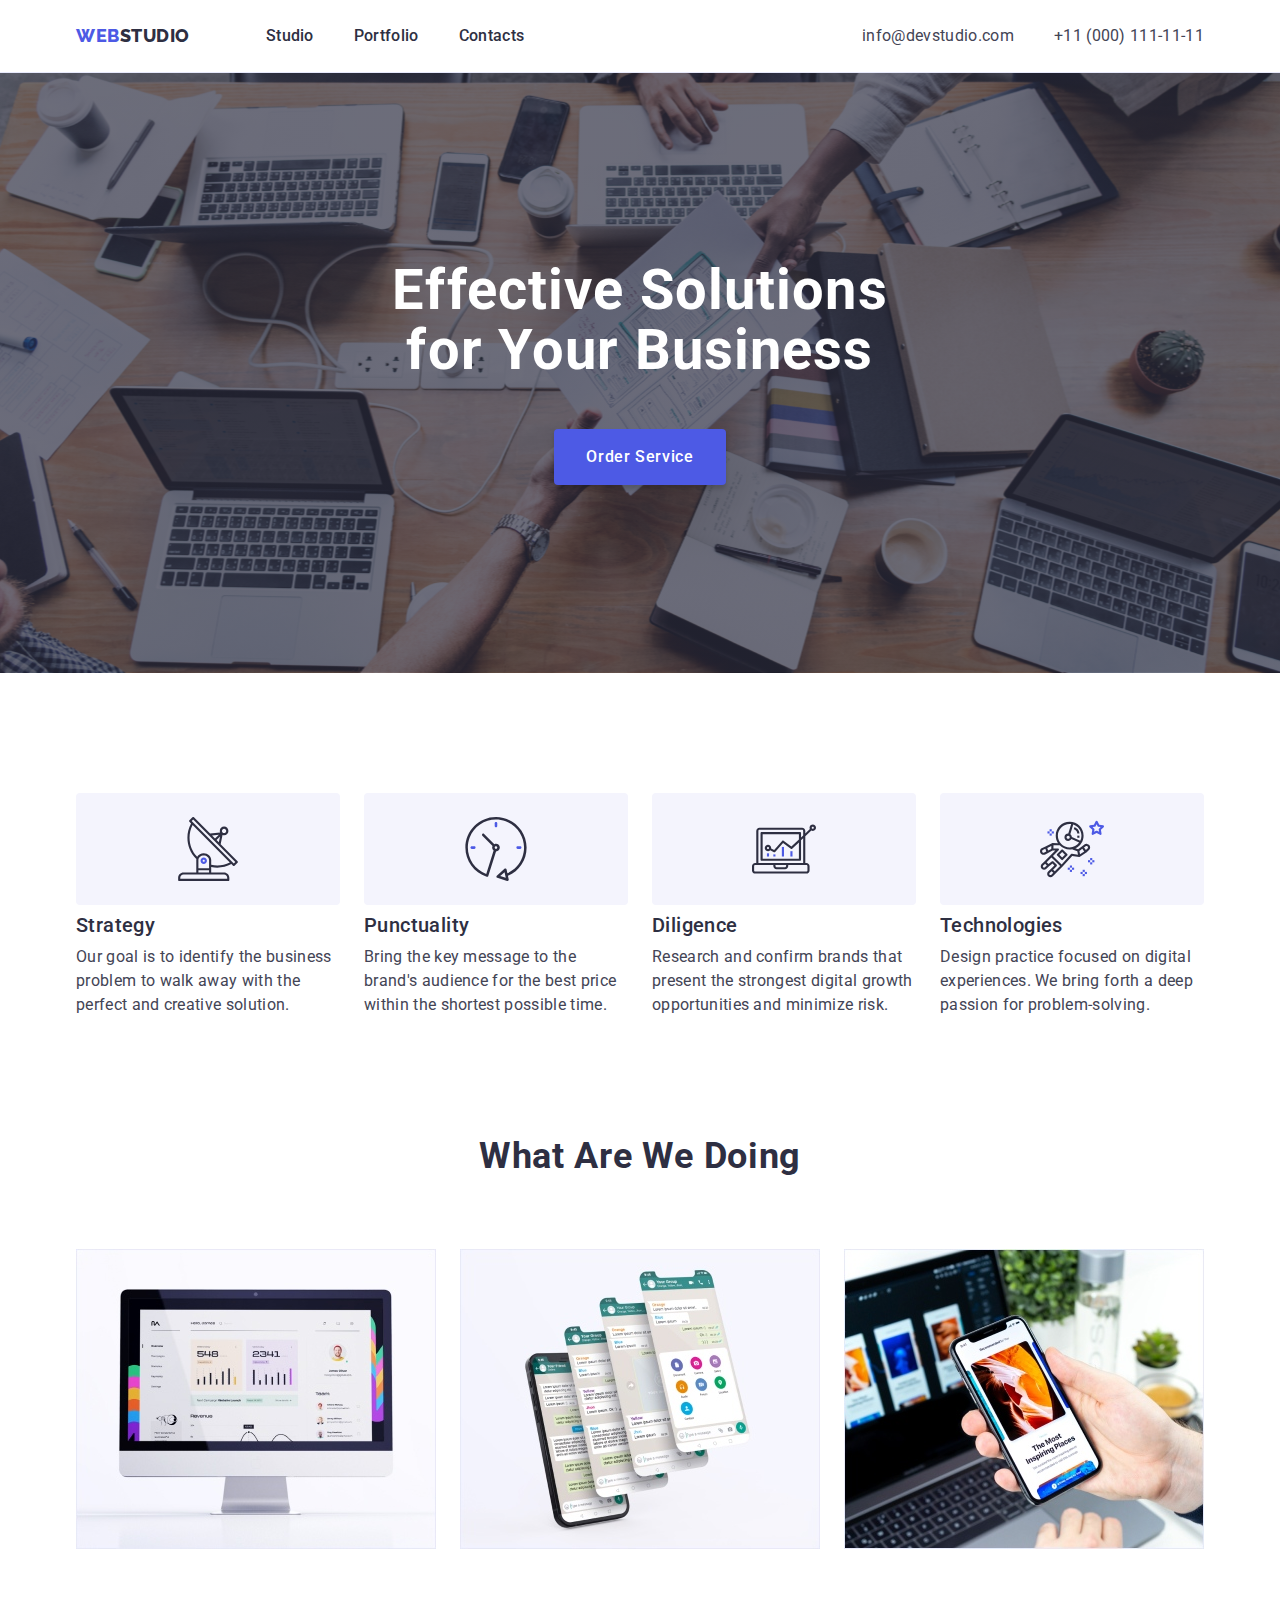
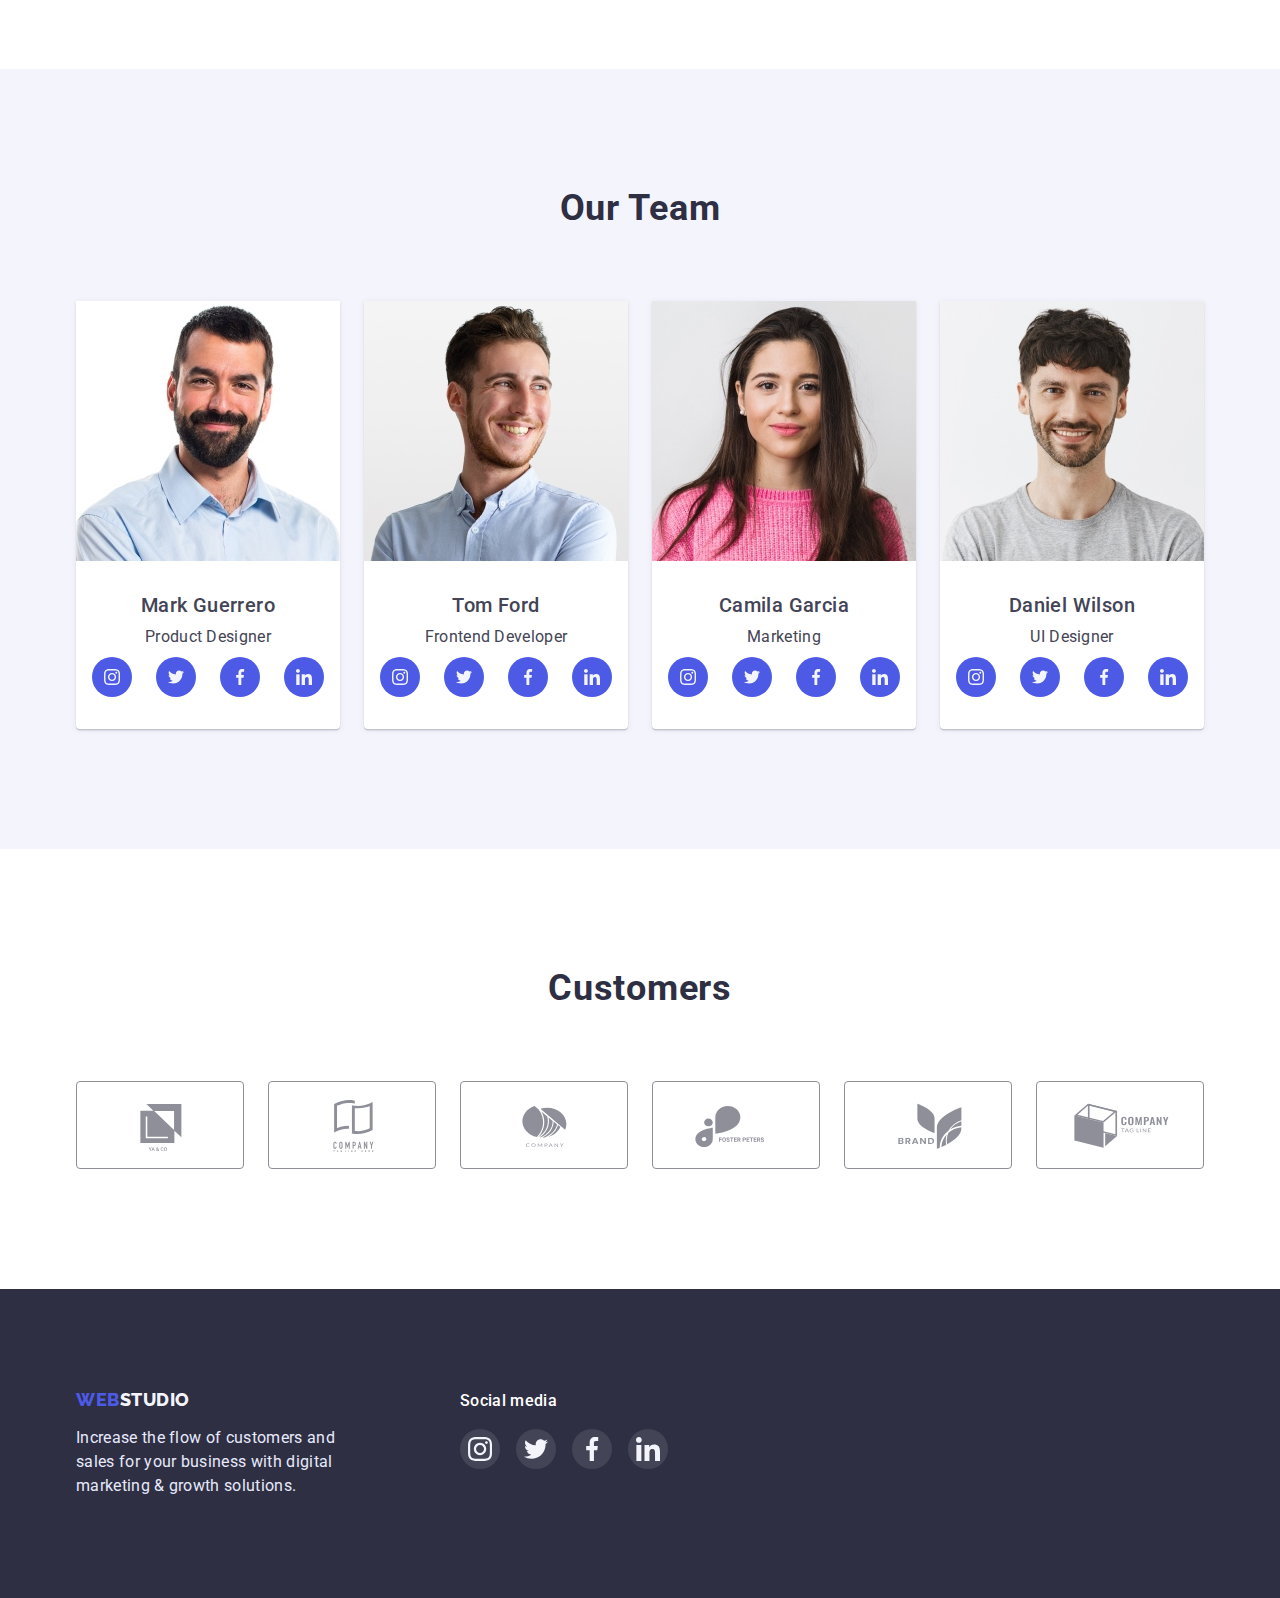
<file: index.html>
<!DOCTYPE html>
<html lang="en">
<head>
    <meta charset="UTF-8">
    <meta http-equiv="X-UA-Compatible" content="IE=edge">
    <meta name="viewport" content="width=device-width, initial-scale=1.0">
    <title>Web Studio</title>
    <link rel="preconnect" href="https://fonts.googleapis.com">
    <link rel="preconnect" href="https://fonts.gstatic.com" crossorigin>
    <link href="https://fonts.googleapis.com/css2?family=Raleway:wght@800&family=Roboto:wght@400;500;700&display=swap" rel="stylesheet">
    <link rel="stylesheet" href="https://cdnjs.cloudflare.com/ajax/libs/modern-normalize/1.0.0/modern-normalize.min.css">
    <link rel="stylesheet" href="./css/styles.css">
</head>

<body>
    <header class="page-header"> 
       <div class="container">
            <nav class="page-nav">
    
                <a class="link-logo link" href="./index.html" >Web<span class="header-logo second-color-logo">Studio</span> </a>
                <ul class="menu list">
                    <li class="menu-item"><a class="menu-link link hovfoc" href="./index.html">Studio</a></li>
                    <li class="menu-item"><a class="menu-link link hovfoc" href="./portfolio.html">Portfolio</a></li>
                    <li class="menu-item"><a class="menu-link link hovfoc" href="">Contacts</a></li>
                </ul>

            </nav>

            <address class="header-adress">
                <ul class="address list">
                    <li><a class="address-link link hovfoc" href="mailto:info@devstudio.com">info@devstudio.com</a></li>
                    <li><a class="tel-link link hovfoc" href="tel:+110001111111">+11 (000) 111-11-11</a></li>
                </ul>
            </address>
        </div>
    </header>


    <main>
        <section class="hero">
            <div class="container">
                <h1 class="hero-title">Effective Solutions for Your Business</h1>
                <button class="hero-btn" type="button"><span class="btn-text">Order Service</span></button> 
            </div>      
        </section>


        <section class="feature-section">
            <div class="container">
                <h2 class="visually-hidden">Feature</h2>
                <ul class="list">
                    <li class="feature-item"><div class="feature-icon-container"><svg width="64" height="64" class="feature-icon"><use href="./images/sprite.svg#antenna"></use></svg></div><h3 class="feature-h-tri-title">Strategy</h3><p class="feature-text">Our goal is to identify the business problem to walk away with the perfect and creative solution.</p></li>
                    <li class="feature-item"><div class="feature-icon-container"><svg width="64" height="64" class="feature-icon"><use href="./images/sprite.svg#clock"></use></svg></div><h3 class="feature-h-tri-title">Punctuality</h3><p class="feature-text">Bring the key message to the brand's audience for the best price within the shortest possible time.</p></li>
                    <li class="feature-item"><div class="feature-icon-container"><svg width="64" height="64" class="feature-icon"><use href="./images/sprite.svg#diagram"></use></svg></div><h3 class="feature-h-tri-title">Diligence</h3><p class="feature-text">Research and confirm brands that present the strongest digital growth opportunities and minimize risk.</p></li>
                    <li class="feature-item"><div class="feature-icon-container"><svg width="64" height="64" class="feature-icon"><use href="./images/sprite.svg#astronaut"></use></svg></div><h3 class="feature-h-tri-title">Technologies</h3><p class="feature-text">Design practice focused on digital experiences. We bring forth a deep passion for problem-solving.</p></li>
                </ul>
            </div>
        </section>

        <section class="possibilities-section">
            <div class="container">
                <h2 class="possibilities-section-title">What are we doing</h2>
                <ul class="list">
                    <li><img class="possibilities-section-img" src="./images/img01.jpg" alt="image1" width="360"></li>
                    <li><img class="possibilities-section-img" src="./images/img02.jpg" alt="image2" width="360"></li>
                    <li><img class="possibilities-section-img" src="./images/img03.jpg" alt="image3" width="360"></li>
                </ul>
            </div>
        </section>


        <section class="team-section">
            <div class="container">
                <h2 class="team-section-title">Our Team</h2>
                <ul class="list">
                    <li class="team-section-item"><img class="team-section-img" src="./images/img04.jpg" alt="Photo1" width="264"><h3 class="team-section-tri-h-title">Mark Guerrero</h3><p class="team-section-text">Product Designer</p>
                        <ul class="social-list list">
                            <li class="social-list-item"><a href="" class="social-list-link"><svg width="16" height="16" class="social-list-icon"><use href="./images/sprite.svg#instagram"></use></svg></a></li>
                            <li class="social-list-item"><a href="" class="social-list-link"><svg width="16" height="16" class="social-list-icon"><use href="./images/sprite.svg#twitter"></use></svg></a></li>
                            <li class="social-list-item"><a href="" class="social-list-link"><svg width="16" height="16" class="social-list-icon"><use href="./images/sprite.svg#facebook"></use></svg></a></li>
                            <li class="social-list-item"><a href="" class="social-list-link"><svg width="16" height="16" class="social-list-icon"><use href="./images/sprite.svg#linkedin"></use></svg></a></li>
                        </ul>
                    </li>

                    <li class="team-section-item"><img class="team-section-img" src="./images/img05.jpg" alt="Photo2" width="264"><h3 class="team-section-tri-h-title">Tom Ford</h3><p class="team-section-text">Frontend Developer</p>
                        <ul class="social-list list">
                            <li class="social-list-item"><a href="" class="social-list-link"><svg width="16" height="16" class="social-list-icon"><use href="./images/sprite.svg#instagram"></use></svg></a></li>
                            <li class="social-list-item"><a href="" class="social-list-link"><svg width="16" height="16" class="social-list-icon"><use href="./images/sprite.svg#twitter"></use></svg></a></li>
                            <li class="social-list-item"><a href="" class="social-list-link"><svg width="16" height="16" class="social-list-icon"><use href="./images/sprite.svg#facebook"></use></svg></a></li>
                            <li class="social-list-item"><a href="" class="social-list-link"><svg width="16" height="16" class="social-list-icon"><use href="./images/sprite.svg#linkedin"></use></svg></a></li>
                        </ul>
                    </li>

                    <li class="team-section-item"><img class="team-section-img" src="./images/img06.jpg" alt="Photo3" width="264"><h3 class="team-section-tri-h-title">Camila Garcia</h3><p class="team-section-text">Marketing</p>
                        <ul class="social-list list">
                            <li class="social-list-item"><a href="" class="social-list-link"><svg width="16" height="16" class="social-list-icon"><use href="./images/sprite.svg#instagram"></use></svg></a></li>
                            <li class="social-list-item"><a href="" class="social-list-link"><svg width="16" height="16" class="social-list-icon"><use href="./images/sprite.svg#twitter"></use></svg></a></li>
                            <li class="social-list-item"><a href="" class="social-list-link"><svg width="16" height="16" class="social-list-icon"><use href="./images/sprite.svg#facebook"></use></svg></a></li>
                            <li class="social-list-item"><a href="" class="social-list-link"><svg width="16" height="16" class="social-list-icon"><use href="./images/sprite.svg#linkedin"></use></svg></a></li>
                        </ul>
                    </li>

                    <li class="team-section-item"><img class="team-section-img" src="./images/img07.jpg" alt="Photo3" width="264"><h3 class="team-section-tri-h-title">Daniel Wilson</h3><p class="team-section-text">UI Designer</p>
                        <ul class="social-list list">
                            <li class="social-list-item"><a href="" class="social-list-link"><svg width="16" height="16" class="social-list-icon"><use href="./images/sprite.svg#instagram"></use></svg></a></li>
                            <li class="social-list-item"><a href="" class="social-list-link"><svg width="16" height="16" class="social-list-icon"><use href="./images/sprite.svg#twitter"></use></svg></a></li>
                            <li class="social-list-item"><a href="" class="social-list-link"><svg width="16" height="16" class="social-list-icon"><use href="./images/sprite.svg#facebook"></use></svg></a></li>
                            <li class="social-list-item"><a href="" class="social-list-link"><svg width="16" height="16" class="social-list-icon"><use href="./images/sprite.svg#linkedin"></use></svg></a></li>
                        </ul>
                    </li>   

                </ul>
            </div>
        </section>
        
        <section class="customers-section">
            <div class="container">
                <h2 class="customers-title">Customers</h2>
                <ul class="list">
                    <li class="customers-item"><a class="customers-link" href=""><svg class="customers-icon" width="104" height="56"><use href="./images/sprite.svg#logo1"></use></svg></a></li>
                    <li class="customers-item"><a class="customers-link" href=""><svg class="customers-icon" width="104" height="56"><use href="./images/sprite.svg#logo2"></use></svg></a></li>
                    <li class="customers-item"><a class="customers-link" href=""><svg class="customers-icon" width="104" height="56"><use href="./images/sprite.svg#logo3"></use></svg></a></li>
                    <li class="customers-item"><a class="customers-link" href=""><svg class="customers-icon" width="104" height="56"><use href="./images/sprite.svg#logo4"></use></svg></a></li>
                    <li class="customers-item"><a class="customers-link" href=""><svg class="customers-icon" width="104" height="56"><use href="./images/sprite.svg#logo5"></use></svg></a></li>
                    <li class="customers-item"><a class="customers-link" href=""><svg class="customers-icon" width="104" height="56"><use href="./images/sprite.svg#logo6"></use></svg></a></li>
                </ul>
            </div>
        </section>




    </main>


    <footer class="footer">
        <div class="container">
          <div class="footer-text-container"> 
            <a class="footer-link-logo link" href="./index.html" >Web<span class="footer-logo second-color-logo">Studio</span> </a>
            <p class="footer-text">Increase the flow of customers and sales for your business with digital marketing & growth solutions.</p>
           </div> 

            <div class="footer-social-container">
                <h3 class="footer-social-title">Social media</h3>
                <ul class="footer-social-list list">
                    <li class="footer-social-list-item"><a href="" class="footer-social-link"><svg width="24" height="24" class="footer-social-icon"><use href="./images/sprite.svg#instagram"></use></svg></a></li>
                    <li class="footer-social-list-item"><a href="" class="footer-social-link"><svg width="24" height="24" class="footer-social-icon"><use href="./images/sprite.svg#twitter"></use></svg></a></li>
                    <li class="footer-social-list-item"><a href="" class="footer-social-link"><svg width="24" height="24" class="footer-social-icon"><use href="./images/sprite.svg#facebook"></use></svg></a></li>
                    <li class="footer-social-list-item"><a href="" class="footer-social-link"><svg width="24" height="24" class="footer-social-icon"><use href="./images/sprite.svg#linkedin"></use></svg></a></li>
                </ul>
            </div>
        
        </div>
    </footer>



</body>
</html>
</file>
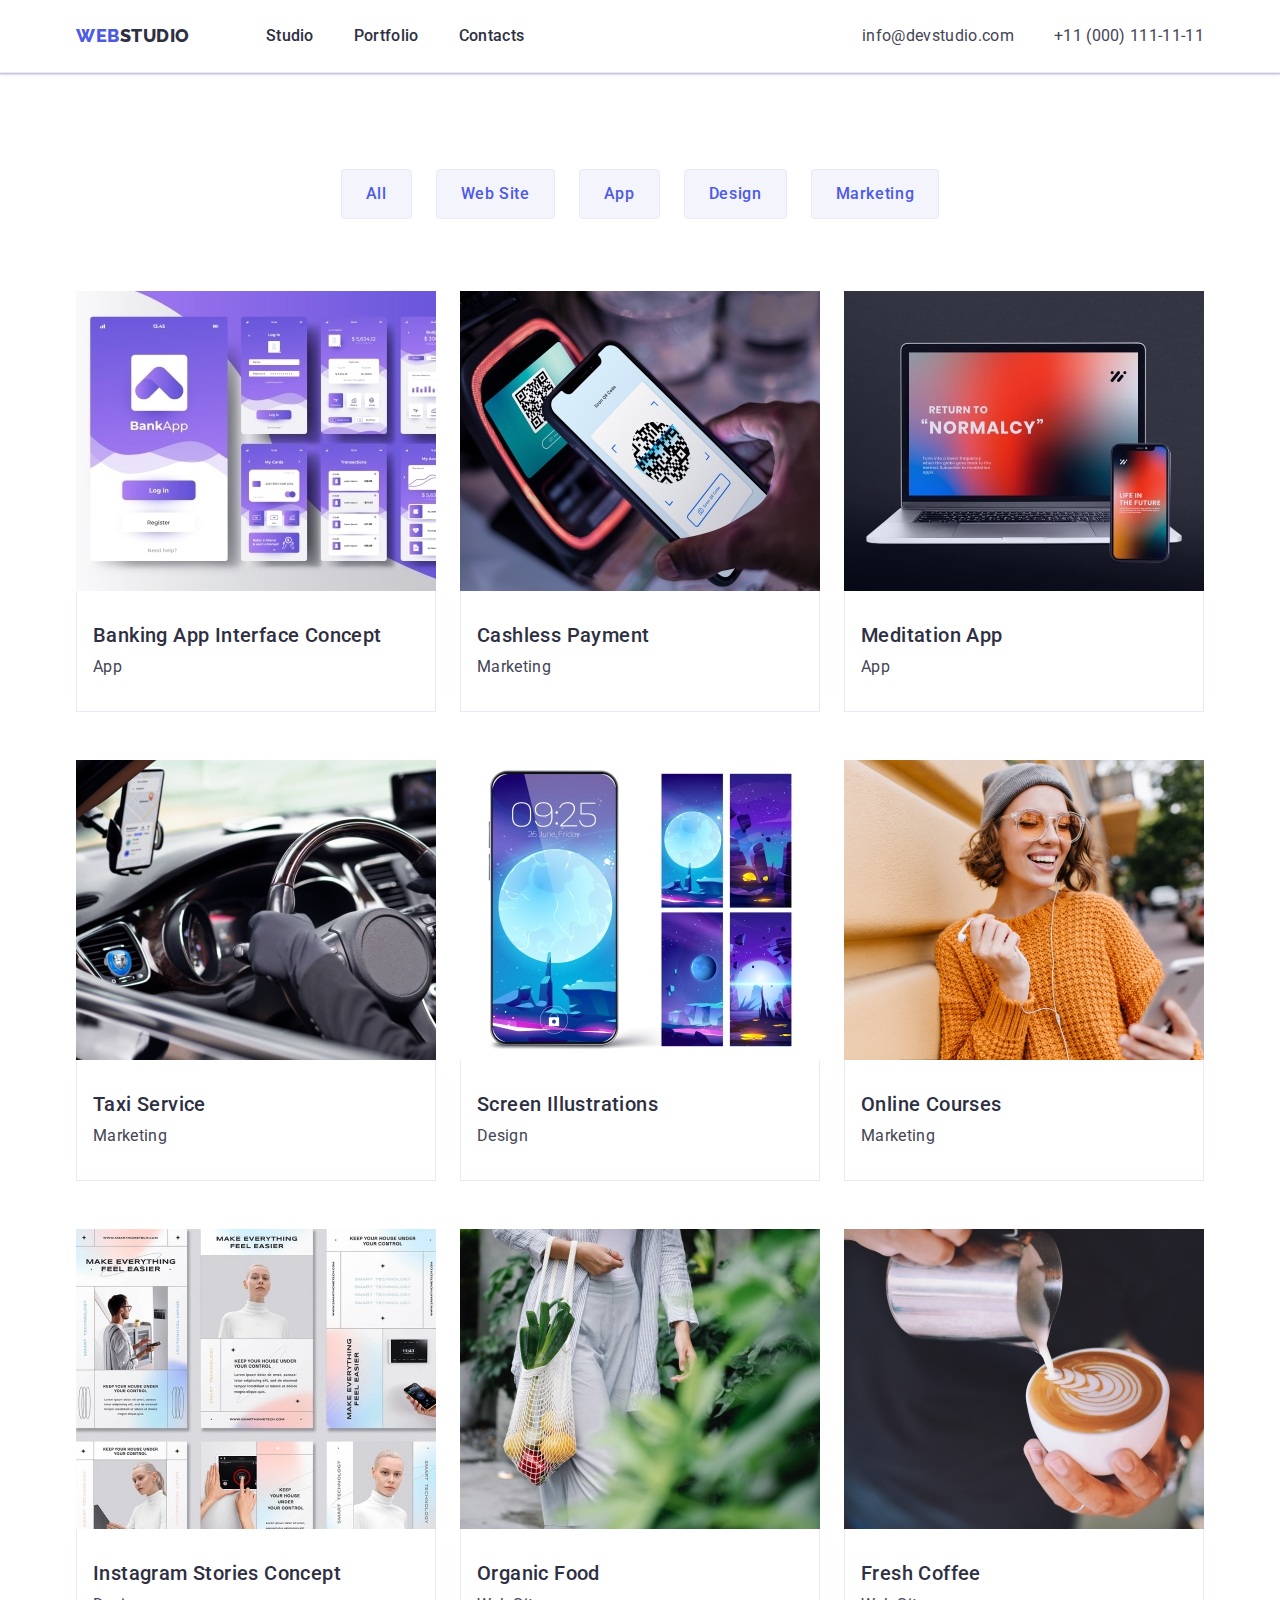
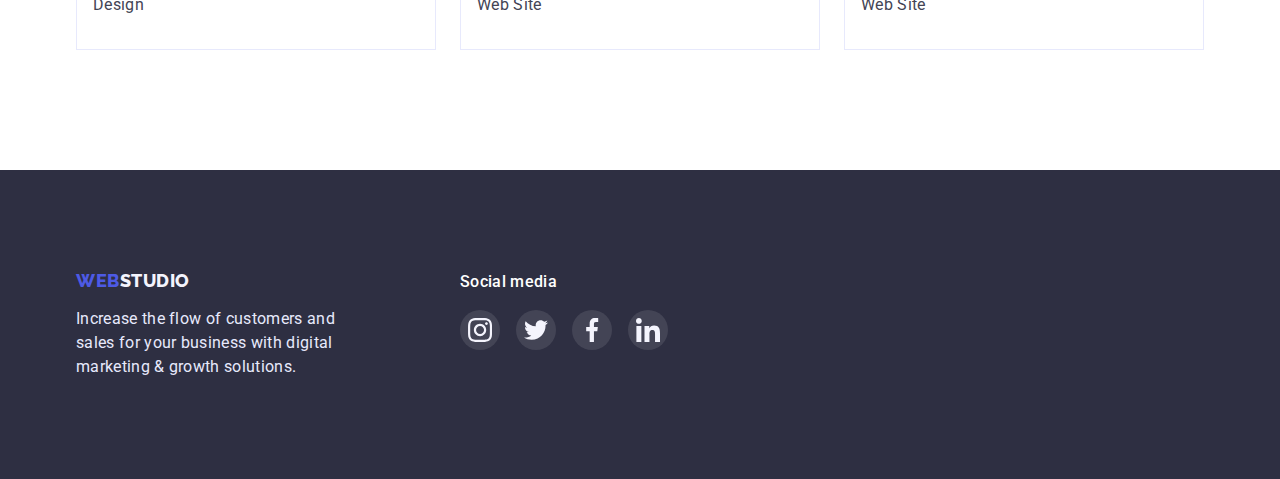
<file: portfolio.html>
<!DOCTYPE html>
<html lang="en">
<head>
    <meta charset="UTF-8">
    <meta http-equiv="X-UA-Compatible" content="IE=edge">
    <meta name="viewport" content="width=device-width, initial-scale=1.0">
    <title>Web Studio</title>
    <link rel="preconnect" href="https://fonts.googleapis.com">
    <link rel="preconnect" href="https://fonts.gstatic.com" crossorigin>
    <link href="https://fonts.googleapis.com/css2?family=Raleway:wght@800&family=Roboto:wght@400;500;700&display=swap" rel="stylesheet">
    <link rel="stylesheet" href="https://cdnjs.cloudflare.com/ajax/libs/modern-normalize/1.0.0/modern-normalize.min.css">
    <link rel="stylesheet" href="./css/styles.css">
</head>

<body>
    <header class="page-header"> 
       <div class="container">
            <nav class="page-nav">
    
                <a class="link-logo link" href="./index.html" >Web<span class="header-logo second-color-logo">Studio</span> </a>
                <ul class="menu list">
                    <li class="menu-item"><a class="menu-link link hovfoc" href="./index.html">Studio</a></li>
                    <li class="menu-item"><a class="menu-link link hovfoc" href="./portfolio.html">Portfolio</a></li>
                    <li class="menu-item"><a class="menu-link link hovfoc" href="">Contacts</a></li>
                </ul>

            </nav>

            <address class="header-adress">
                <ul class="address list">
                    <li><a class="address-link link hovfoc" href="mailto:info@devstudio.com">info@devstudio.com</a></li>
                    <li><a class="tel-link link hovfoc" href="tel:+110001111111">+11 (000) 111-11-11</a></li>
                </ul>
            </address>
        </div>
    </header>
 
 

    <main>

<section class="portfolio-section">

    <div class="container">
     <h1 class="visually-hidden">Portfolio</h1>   
        <ul class="list filters-list">
        <li class="filters-item"><button class="filters-btn" type="button">All</button></li>
        <li class="filters-item"><button class="filters-btn" type="button">Web Site</button></li>
        <li class="filters-item"><button class="filters-btn" type="button">App</button></li>
        <li class="filters-item"><button class="filters-btn" type="button">Design</button></li>
        <li class="filters-item"><button class="filters-btn" type="button">Marketing</button></li>
    </ul>
    
    <ul class="list project-list">
        <li class="project-item"><a class="link project-link" href=""><img class="project-img" src="./images/img08.jpg" alt="Banking App" width="360"><div class="project-card"><h2 class="project-title">Banking App Interface Concept</h2><p class="project-text">App</p></div></a></li>
        <li class="project-item"><a class="link project-link" href=""><img class="project-img" src="./images/img09.jpg" alt="Cashless Payment" width="360"><div class="project-card"><h2 class="project-title">Cashless Payment</h2><p class="project-text">Marketing</p></div></a></li>
        <li class="project-item"><a class="link project-link" href=""><img class="project-img" src="./images/img10.jpg" alt="Meditaion App" width="360"><div class="project-card"><h2 class="project-title">Meditation App</h2><p class="project-text">App</p></div></a></li>
        <li class="project-item"><a class="link project-link" href=""><img class="project-img" src="./images/img11.jpg" alt="Taxi Service" width="360"><div class="project-card"><h2 class="project-title">Taxi Service</h2><p class="project-text">Marketing</p></div></a></li>
        <li class="project-item"><a class="link project-link" href=""><img class="project-img" src="./images/img12.jpg" alt="Screen Illustrations" width="360"><div class="project-card"><h2 class="project-title">Screen Illustrations</h2><p class="project-text">Design</p></div></a></li>
        <li class="project-item"><a class="link project-link" href=""><img class="project-img" src="./images/img13.jpg" alt="Online Courses" width="360"><div class="project-card"><h2 class="project-title">Online Courses</h2><p class="project-text">Marketing</p></div></a></li>
        <li class="project-item"><a class="link project-link" href=""><img class="project-img" src="./images/img14.jpg" alt="Instagram Stories Concept" width="360"><div class="project-card"><h2 class="project-title">Instagram Stories Concept</h2><p class="project-text">Design</p></div></a></li>
        <li class="project-item"><a class="link project-link" href=""><img class="project-img" src="./images/img15.jpg" alt="Organic Food" width="360"><div class="project-card"><h2 class="project-title">Organic Food</h2><p class="project-text">Web Site</p></div></a></li>
        <li class="project-item"><a class="link project-link" href=""><img class="project-img" src="./images/img16.jpg" alt="Fresh Coffee" width="360"><div class="project-card"><h2 class="project-title">Fresh Coffee</h2><p class="project-text">Web Site</p></div></a></li>
       
    </ul>
    </div> 

</section>



</main>


<footer class="footer">
    <div class="container">
      <div class="footer-text-container"> 
        <a class="footer-link-logo link" href="./index.html" >Web<span class="footer-logo second-color-logo">Studio</span> </a>
        <p class="footer-text">Increase the flow of customers and sales for your business with digital marketing & growth solutions.</p>
       </div> 

        <div class="footer-social-container">
            <h3 class="footer-social-title">Social media</h3>
            <ul class="footer-social-list list">
                <li class="footer-social-list-item"><a href="" class="footer-social-link"><svg width="24" height="24" class="footer-social-icon"><use href="./images/sprite.svg#instagram"></use></svg></a></li>
                <li class="footer-social-list-item"><a href="" class="footer-social-link"><svg width="24" height="24" class="footer-social-icon"><use href="./images/sprite.svg#twitter"></use></svg></a></li>
                <li class="footer-social-list-item"><a href="" class="footer-social-link"><svg width="24" height="24" class="footer-social-icon"><use href="./images/sprite.svg#facebook"></use></svg></a></li>
                <li class="footer-social-list-item"><a href="" class="footer-social-link"><svg width="24" height="24" class="footer-social-icon"><use href="./images/sprite.svg#linkedin"></use></svg></a></li>
            </ul>
        </div>
    
    </div>
</footer>







</body>
</html>
</file>
<file: css/styles.css>
/* ============== Общее для всего ============= */

:root {
--actient-color-: #4d5ae5;
--title-color: #2e2f42;
--main-color-text: #434455;
--white-color: #ffffff;
--hover-color: #404bbf;
--footer-color-logo: #f4f4fd;
--footer-color-text: #e7e9fc;
--background-color-section: #f4f4fd;
--portfolio-background-color: #e5e5e5;
--customer-icons-color: #8e8f99;
--footer-social-icons: #31d0aa;

}

body {
font-family: 'Roboto', sans-serif;
font-style: normal;
color: var(--main-color-text);
background-color: var(--white-color);
}

h1, h2, h3, h4, h5, h6, p {margin-top: 0; margin-bottom: 0;}

ul, ol {margin-top: 0; margin-bottom: 0; padding-left: 0;}

img {display: block;}

button {cursor: pointer; }

.list {list-style: none;}

.link {text-decoration: none;}

.hovfoc:focus, .hovfoc:hover { color:var(--hover-color); }

.container {
margin-left: auto; 
margin-right: auto;
width: 1158px;
padding-right: 15px;
padding-left: 15px;
}

/* ================= header ====================== */

.page-header {
padding-top: 24px;
padding-bottom: 24px;
border-bottom: 1px solid var(--footer-color-text);
box-shadow: 0px 2px 1px rgba(46, 47, 66, 0.08), 0px 1px 1px rgba(46, 47, 66, 0.16), 0px 1px 6px rgba(46, 47, 66, 0.08);
}

.page-header .container {
display: flex;
justify-content: space-between;
}

.page-nav {
display: flex;
align-items: center;
}

.menu {
display: flex;
align-items: center;
}

.menu-item:not(:last-child) {
margin-right: 40px;}

.menu-link {
font-weight: 500;
font-size: 16px;
line-height: 1.5;    
letter-spacing: 0.02em;
}

.link-logo {
font-family: 'Raleway', sans-serif;
font-style: normal;
font-weight: 800;
font-size: 18px;
line-height: 1.17;
letter-spacing: 0.03em;
text-transform: uppercase;
color: var(--actient-color-);
margin-right: 76px;
}


.header-logo {
font-family: 'Raleway', sans-serif;
font-style: normal;
font-weight: 800;
font-size: 18px;
line-height: 1.33;
letter-spacing: 0.03em;
text-transform: uppercase;
color: var(--title-color);
}

.menu-link {
font-weight: 500;
font-size: 16px;
line-height: 1.5;
letter-spacing: 0.02em;
color: var(--title-color);
flex: none;
order: 0;
flex-grow: 0;
}

.header-adress { 
font-style: normal; 

}

.address {
display: flex;
gap: 40px;
}

.address-link, .tel-link {
font-style: normal;
font-weight: 400;
font-size: 16px;
line-height: 1.5;    
letter-spacing: 0.02em;
color: var(--main-color-text);
}

/* ================ Секция hero ================ */

.hero-title {
font-weight: 700;
font-size: 56px;
line-height: 1.07;
text-align: center;
letter-spacing: 0.02em;
color: var(--white-color) ;
width: 496px;
margin: 0 auto 48px;
}

.hero {
padding-top: 188px;
padding-bottom: 188px;
text-align: center;
background-image: linear-gradient(rgba(46, 47, 66, 0.7), rgba(46, 47, 66, 0.7)), url(../images/people-office.jpg);
background-size: cover;
background-color: var(--title-color);
max-width: 1440px;
margin-left: auto;
margin-right: auto;
background-position: center;
}

.hero-btn {
padding: 16px 32px;
background: var(--actient-color-);
box-shadow: 0px 4px 4px rgba(0, 0, 0, 0.15);
border-radius: 4px;  
font-family: 'Roboto', sans-serif;
font-weight: 500;
font-size: 16px;
line-height: 1.5;
letter-spacing: 0.04em;
color: var(--white-color);
cursor: pointer;
border: none;
}

.hero-btn:hover, .hero-btn:focus {
background-color: var(--hover-color);
}



/* ============  Вторая секция "feature-section" ============  */
.feature-section {
padding-top: 120px;
padding-bottom: 120px;
}

.visually-hidden {
clip-path: inset(50%);
height: 1px;
position: absolute;
white-space: nowrap;
width: 1px;
overflow: hidden;
border: 0;
padding: 0;
clip: rect(0 0 0 0);
margin: -1px;

}

.feature-section .list {
display: flex;
}

.feature-item:not(:last-child) {
margin-right: 24px;}

.feature-item {
width: calc((100% - 72px) / 4);
}

.feature-h-tri-title {
font-weight: 500;
font-size: 20px;
line-height: 1.2;
letter-spacing: 0.02em;
color: var(--title-color);
margin-bottom: 8px;
}

.feature-text{
font-weight: 400;
font-size: 16px;
line-height: 1.5;
letter-spacing: 0.02em;
color: var(--main-color-text);
}

.feature-icon-container {
display: flex;
justify-content: center;
align-items: center;
background-color: var(--background-color-section);
margin-bottom: 8px;
border-radius: 4px;
height: 112px;
}

/* ============  Третья секция "What are we doing" ============  */

.possibilities-section {
padding-bottom: 120px;
}

.possibilities-section .list {
display: flex;
justify-content: space-between;
}

.possibilities-section-title {
font-weight: 700;
font-size: 36px;
line-height: 1.11;
text-align: center;
letter-spacing: 0.02em;
text-transform: capitalize;
color: var(--title-color);
margin-bottom: 72px;
}


/* ========== Четвертая секция "Our Team" =========  */


.team-section .list {
display: flex;
flex-wrap: wrap;
gap: 24px;
}

.team-section {
background: var(--background-color-section);
padding-top: 120px;
padding-bottom: 120px;
}

.team-section-title {
font-weight: 700;
font-size: 36px;
line-height: 1.11;
text-align: center;
letter-spacing: 0.02em;
text-transform: capitalize;
color: var(--title-color);
margin-bottom: 72px;
}

.team-section-item {
background-color: var(--white-color);
border-radius: 0px 0px 4px 4px;
padding-bottom: 32px;
background: #FFFFFF;
box-shadow: 0px 1px 6px rgba(46, 47, 66, 0.08), 0px 1px 1px rgba(46, 47, 66, 0.16), 0px 2px 1px rgba(46, 47, 66, 0.08);
}

.team-section-img{
width: 264px;
height: 260px;
mix-blend-mode: normal;
flex: none;
order: 0;
flex-grow: 0;
}

.team-section-tri-h-title {
font-weight: 500;
font-size: 20px;
line-height: 1.2;
text-align: center;
letter-spacing: 0.02em;
margin-top: 32px;
}

.team-section-text {
font-weight: 400;
font-size: 16px;
line-height: 1.5;
text-align: center;
letter-spacing: 0.02em;
color:  var(--main-color-text);
margin-top: 8px;
margin-bottom: 8px;
}

.social-list-link {
display: flex;
justify-content: center;
align-items: center;
width: 40px;
height: 40px;
border-radius: 50%;
background-color: var(--actient-color-);
}

.social-list-link:hover,
.social-list-link:focus {
background-color: var(--hover-color);
}

.social-list {
display: flex;
justify-content: center;
gap: 24px;
}

/* ================== Пятая секция "Customers" ================  */

.customers-section .list {
display: flex;
}

.customers-title {
font-weight: 700;
font-size: 36px;
line-height: 1.11;
text-align: center;
letter-spacing: 0.02em;
text-transform: capitalize;
color: var(--title-color);
margin-bottom: 72px;
}

.customers-item {
width: calc((100% - 120px) / 6);
}

.customers-item:not(:last-child) {
margin-right: 24px;
}

.customers-link {
border: 1px solid var(--customer-icons-color);
border-radius: 4px;
display: flex;
align-items: center;
justify-content: center;
height: 88px;
color: var(--customer-icons-color);
transition: color 250ms cubic-bezier(0.4, 0, 0.2, 1), border-color 250ms cubic-bezier(0.4, 0, 0.2, 1);
}

.customers-section {
padding-top: 120px;
padding-bottom: 120px;
}

.customers-link:hover,
.customers-link:focus {
border-color: var(--hover-color);
color: var(--hover-color);
}

.customers-icon {
fill: currentColor;
}

/* ================== Подвал "footer" ================  */



.footer-link-logo {
font-family: 'Raleway', sans-serif;
font-style: normal;
font-weight: 800;
font-size: 18px;
line-height: 1.17;
letter-spacing: 0.03em;
text-transform: uppercase;
color: var(--actient-color-);
}
    
.footer-logo {
color: var(--background-color-section);
} 

.footer { background: var(--title-color);
padding-top: 100px;
padding-bottom: 100px;}

.footer-text {
font-weight: 400;
font-size: 16px;
line-height: 1.5;
letter-spacing: 0.02em;
color: var(--footer-color-text);
width: 264px;
margin-top: 16px;
}

.footer-social-title {
font-family: 'Roboto';
font-style: normal;
font-weight: 500;
font-size: 16px;
line-height: 1.5;
color: var(--white-color) ;
letter-spacing: 0.02em;

}

.footer-social-link {
display: flex;
justify-content: center;
align-items: center;
width: 40px;
height: 40px;
border-radius: 50%;
background-color: rgba(255, 255, 255, 0.1);
}

.footer-social-list {
display: flex;
justify-content: center;
gap: 16px;
margin-top: 16px;
}

.footer .container{
    display: flex;
}

.footer-text-container {
margin-right: 120px;
}

.footer-social-link:hover,
.footer-social-link:focus {
  background-color: var(--footer-social-icons);
}


/*================= PORTFOLIO ================ */

.portfolio-section {
padding-bottom: 120px;
padding-top: 96px;
}

.filters-list {
display: flex;
justify-content: center;
margin-bottom: 72px;
gap: 24px;
}

.filters-btn {
font-family: 'Roboto', sans-serif;
font-weight: 500;
font-size: 16px;
line-height: 1.5;
letter-spacing: 0.04em;
color: var(--actient-color-);  
background: var(--background-color-section);
border: 1px solid var(--footer-color-text);
border-radius: 4px;
cursor: pointer;
padding: 12px 24px;

}

.filters-btn:hover, .filters-btn:focus{
background-color: var(--hover-color);
box-shadow: 0px 3px 1px rgba(0, 0, 0, 0.1), 0px 2px 1px rgba(0, 0, 0, 0.08), 0px 2px 2px rgba(0, 0, 0, 0.12);
border-color: var(--hover-color);
color: var(--white-color);
}

.project-list {
display: flex;
flex-wrap: wrap;
gap: 24px;
row-gap: 48px;
}

.project-item {
    background: #ffffff;
    width: calc((100% - 48px) / 3);
}

.project-title {
font-family: 'Roboto', sans-serif;
font-weight: 500;
font-size: 20px;
line-height: 1.2;
letter-spacing: 0.02em;
color: var(--title-color);
margin-bottom: 8px;
}

.project-text {
font-family: 'Roboto', sans-serif;
font-weight: 400;
font-size: 16px;
line-height: 1.5;
letter-spacing: 0.02em;
color: var(--main-color-text);

}

.project-card {
border-right: 1px solid var(--footer-color-text);
border-bottom: 1px solid var(--footer-color-text);
border-left: 1px solid var(--footer-color-text);
padding-top: 32px;
padding-bottom: 32px;
padding-left: 16px;
}

.projects-item:hover .backcard {
transform: translateY(0);
}

.project-link {
display: block;
transition: box-shadow 250ms cubic-bezier(0.4, 0, 0.2, 1);
position: relative;

}

.project-link:hover,
.project-link:focus {
box-shadow: 0px 1px 6px rgba(46, 47, 66, 0.08),
    0px 1px 1px rgba(46, 47, 66, 0.16), 0px 2px 1px rgba(46, 47, 66, 0.08);

}
</file>
